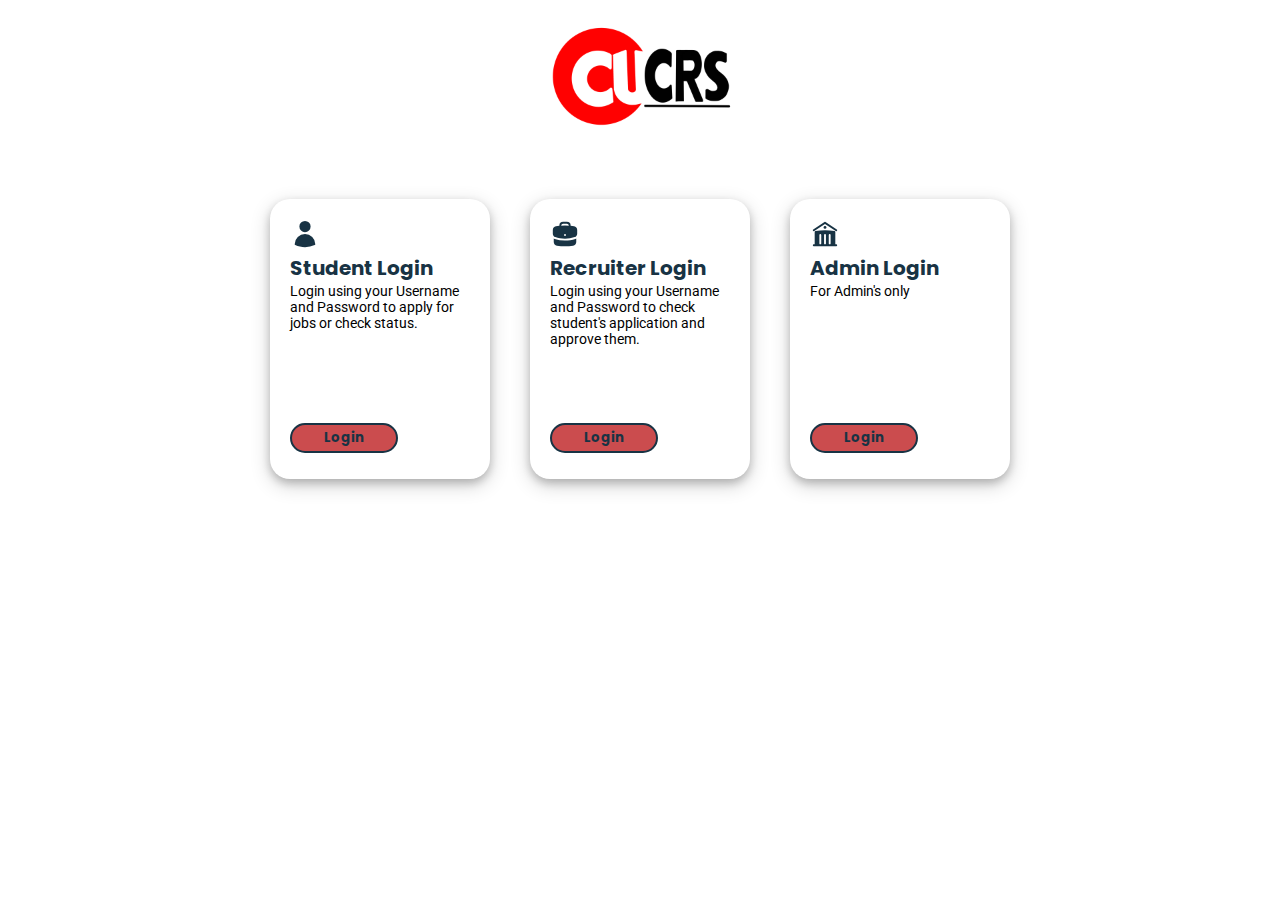
<file: cucrs/indextest/index.html>
<!DOCTYPE html>
<html lang="en">
<head>
    <meta charset="UTF-8">
    <meta http-equiv="X-UA-Compatible" content="IE=edge">
    <meta name="viewport" content="width=device-width, initial-scale=1.0">
    <title>Document</title>
    <link rel="stylesheet" href="styles.css">
</head>
<body>
    <div class="Header">
        <div class="main-logo">
            <img src="CUCRS_Logo.png" alt="Image not found" >
        </div>
    </div>
    <div class="login-container disp-flex-center">
        <!-- Student Login -->
        <div class="login-card login-card-b login-card-hover box-shadow">
            <!-- Login card -->
            <div class="login">
                <svg xmlns="http://www.w3.org/2000/svg" viewBox="0 0 24 24" fill="#183344" height="30px" width="30px">
                    <path fill-rule="evenodd" d="M7.5 6a4.5 4.5 0 119 0 4.5 4.5 0 01-9 0zM3.751 20.105a8.25 8.25 0 0116.498 0 .75.75 0 01-.437.695A18.683 18.683 0 0112 22.5c-2.786 0-5.433-.608-7.812-1.7a.75.75 0 01-.437-.695z" clip-rule="evenodd" />
                </svg>  
                <h2 class="heading">Student Login</h2>
                <div class="login-card-body">
                    <p class="paragraph">Login using your Username and Password to apply for jobs or check status.</p>
                </div>
                <button class="btn login-button">Login</button>
            </div>
            <!-- Login card after clicking on login -->
            <div class="login-window disp-none">
                <div class="window-head">
                    <svg xmlns="http://www.w3.org/2000/svg" viewBox="0 0 24 24" fill="white" height="40px">
                        <path fill-rule="evenodd" d="M18.685 19.097A9.723 9.723 0 0021.75 12c0-5.385-4.365-9.75-9.75-9.75S2.25 6.615 2.25 12a9.723 9.723 0 003.065 7.097A9.716 9.716 0 0012 21.75a9.716 9.716 0 006.685-2.653zm-12.54-1.285A7.486 7.486 0 0112 15a7.486 7.486 0 015.855 2.812A8.224 8.224 0 0112 20.25a8.224 8.224 0 01-5.855-2.438zM15.75 9a3.75 3.75 0 11-7.5 0 3.75 3.75 0 017.5 0z" clip-rule="evenodd" />
                    </svg> 
                    <button class="close_button">
                        <svg xmlns="http://www.w3.org/2000/svg" height="20px" fill="white" viewBox="0 0 16 16">
                            <path d="M8 15A7 7 0 1 1 8 1a7 7 0 0 1 0 14zm0 1A8 8 0 1 0 8 0a8 8 0 0 0 0 16z"/>
                            <path d="M4.646 4.646a.5.5 0 0 1 .708 0L8 7.293l2.646-2.647a.5.5 0 0 1 .708.708L8.707 8l2.647 2.646a.5.5 0 0 1-.708.708L8 8.707l-2.646 2.647a.5.5 0 0 1-.708-.708L7.293 8 4.646 5.354a.5.5 0 0 1 0-.708z"/>
                        </svg>  
                    </button>                       
                </div>
                <form class="form disp-flexrow-center">
                    <input type="text" id="username" name="username" placeholder="Username">
                    <input type="password" id="password" name="password" placeholder="Password">
                </form>
                <button class="btn">Login</button>
                <div class="disp-flex-center" id="create-account">
                    <p class="text">Don't have an account ?</p>
                    <p class="link"><a href="CreateAccount.html">Create an Account</a></p>
                </div>
            </div> 
        </div>
        <!-- Recruiter Login -->
        <div class="login-card login-card-b login-card-hover box-shadow">
            <!-- Login card -->
            <div class="login">
                <svg xmlns="http://www.w3.org/2000/svg" viewBox="0 0 24 24" fill="#183344" height="30px" width="30px">
                    <path fill-rule="evenodd" d="M7.5 5.25a3 3 0 013-3h3a3 3 0 013 3v.205c.933.085 1.857.197 2.774.334 1.454.218 2.476 1.483 2.476 2.917v3.033c0 1.211-.734 2.352-1.936 2.752A24.726 24.726 0 0112 15.75c-2.73 0-5.357-.442-7.814-1.259-1.202-.4-1.936-1.541-1.936-2.752V8.706c0-1.434 1.022-2.7 2.476-2.917A48.814 48.814 0 017.5 5.455V5.25zm7.5 0v.09a49.488 49.488 0 00-6 0v-.09a1.5 1.5 0 011.5-1.5h3a1.5 1.5 0 011.5 1.5zm-3 8.25a.75.75 0 100-1.5.75.75 0 000 1.5z" clip-rule="evenodd" />
                    <path d="M3 18.4v-2.796a4.3 4.3 0 00.713.31A26.226 26.226 0 0012 17.25c2.892 0 5.68-.468 8.287-1.335.252-.084.49-.189.713-.311V18.4c0 1.452-1.047 2.728-2.523 2.923-2.12.282-4.282.427-6.477.427a49.19 49.19 0 01-6.477-.427C4.047 21.128 3 19.852 3 18.4z" />
                </svg>
                <h1 class="heading">Recruiter Login</h1>
                <div class="login-card-body"> 
                    <p class="paragraph">Login using your Username and Password to check student's application and approve them.</p>
                </div>
                <button class="btn login-button">Login</button> 
            </div>
            <!-- Login card after clicking on login -->
            <div class="login-window disp-none">
                <div class="window-head">
                    <svg xmlns="http://www.w3.org/2000/svg" viewBox="0 0 24 24" fill="white" height="40px">
                        <path fill-rule="evenodd" d="M7.5 5.25a3 3 0 013-3h3a3 3 0 013 3v.205c.933.085 1.857.197 2.774.334 1.454.218 2.476 1.483 2.476 2.917v3.033c0 1.211-.734 2.352-1.936 2.752A24.726 24.726 0 0112 15.75c-2.73 0-5.357-.442-7.814-1.259-1.202-.4-1.936-1.541-1.936-2.752V8.706c0-1.434 1.022-2.7 2.476-2.917A48.814 48.814 0 017.5 5.455V5.25zm7.5 0v.09a49.488 49.488 0 00-6 0v-.09a1.5 1.5 0 011.5-1.5h3a1.5 1.5 0 011.5 1.5zm-3 8.25a.75.75 0 100-1.5.75.75 0 000 1.5z" clip-rule="evenodd" />
                        <path d="M3 18.4v-2.796a4.3 4.3 0 00.713.31A26.226 26.226 0 0012 17.25c2.892 0 5.68-.468 8.287-1.335.252-.084.49-.189.713-.311V18.4c0 1.452-1.047 2.728-2.523 2.923-2.12.282-4.282.427-6.477.427a49.19 49.19 0 01-6.477-.427C4.047 21.128 3 19.852 3 18.4z" />
                    </svg> 
                    <button class="close_button">
                        <svg xmlns="http://www.w3.org/2000/svg" height="20px" fill="white" viewBox="0 0 16 16">
                            <path d="M8 15A7 7 0 1 1 8 1a7 7 0 0 1 0 14zm0 1A8 8 0 1 0 8 0a8 8 0 0 0 0 16z"/>
                            <path d="M4.646 4.646a.5.5 0 0 1 .708 0L8 7.293l2.646-2.647a.5.5 0 0 1 .708.708L8.707 8l2.647 2.646a.5.5 0 0 1-.708.708L8 8.707l-2.646 2.647a.5.5 0 0 1-.708-.708L7.293 8 4.646 5.354a.5.5 0 0 1 0-.708z"/>
                        </svg>  
                    </button>                       
                </div>
                <form class="form disp-flexrow-center">
                    <input type="text" id="username" name="username" placeholder="Username">
                    <input type="password" id="password" name="password" placeholder="Password">
                </form>
                <button class="btn">Login</button>
                <div class="disp-flex-center" id="create-account">
                    <p class="text">Company not registered ?</p>
                    <p class="link"><a href="CreateAccount.html">Register now!</a></p>
                </div>
            </div> 
        </div>
        <!-- Admin Login -->
        <div class="login-card login-card-b login-card-hover box-shadow">
            <!-- Login card -->
            <div class="login">
                <svg xmlns="http://www.w3.org/2000/svg" viewBox="0 0 24 24" fill="#183344" height="30px" width="30px">
                    <path d="M11.584 2.376a.75.75 0 01.832 0l9 6a.75.75 0 11-.832 1.248L12 3.901 3.416 9.624a.75.75 0 01-.832-1.248l9-6z" />
                    <path fill-rule="evenodd" d="M20.25 10.332v9.918H21a.75.75 0 010 1.5H3a.75.75 0 010-1.5h.75v-9.918a.75.75 0 01.634-.74A49.109 49.109 0 0112 9c2.59 0 5.134.202 7.616.592a.75.75 0 01.634.74zm-7.5 2.418a.75.75 0 00-1.5 0v6.75a.75.75 0 001.5 0v-6.75zm3-.75a.75.75 0 01.75.75v6.75a.75.75 0 01-1.5 0v-6.75a.75.75 0 01.75-.75zM9 12.75a.75.75 0 00-1.5 0v6.75a.75.75 0 001.5 0v-6.75z" clip-rule="evenodd" />
                    <path d="M12 7.875a1.125 1.125 0 100-2.25 1.125 1.125 0 000 2.25z" />
                </svg>          
                <h1 class="heading">Admin Login</h1>
                <div class="login-card-body"> 
                    <p class="paragraph">For Admin's only</p>
                </div>
                <button class="btn login-button">Login</button> 
            </div>
            <!-- Login card after clicking on login -->
            <div class="login-window disp-none">
                <div class="window-head">
                    <svg xmlns="http://www.w3.org/2000/svg" viewBox="0 0 24 24" fill="white" height="40px">
                        <path d="M11.584 2.376a.75.75 0 01.832 0l9 6a.75.75 0 11-.832 1.248L12 3.901 3.416 9.624a.75.75 0 01-.832-1.248l9-6z" />
                        <path fill-rule="evenodd" d="M20.25 10.332v9.918H21a.75.75 0 010 1.5H3a.75.75 0 010-1.5h.75v-9.918a.75.75 0 01.634-.74A49.109 49.109 0 0112 9c2.59 0 5.134.202 7.616.592a.75.75 0 01.634.74zm-7.5 2.418a.75.75 0 00-1.5 0v6.75a.75.75 0 001.5 0v-6.75zm3-.75a.75.75 0 01.75.75v6.75a.75.75 0 01-1.5 0v-6.75a.75.75 0 01.75-.75zM9 12.75a.75.75 0 00-1.5 0v6.75a.75.75 0 001.5 0v-6.75z" clip-rule="evenodd" />
                        <path d="M12 7.875a1.125 1.125 0 100-2.25 1.125 1.125 0 000 2.25z" />
                    </svg> 
                    <button class="close_button">
                        <svg xmlns="http://www.w3.org/2000/svg" height="20px" fill="white" viewBox="0 0 16 16">
                            <path d="M8 15A7 7 0 1 1 8 1a7 7 0 0 1 0 14zm0 1A8 8 0 1 0 8 0a8 8 0 0 0 0 16z"/>
                            <path d="M4.646 4.646a.5.5 0 0 1 .708 0L8 7.293l2.646-2.647a.5.5 0 0 1 .708.708L8.707 8l2.647 2.646a.5.5 0 0 1-.708.708L8 8.707l-2.646 2.647a.5.5 0 0 1-.708-.708L7.293 8 4.646 5.354a.5.5 0 0 1 0-.708z"/>
                        </svg>  
                    </button>                       
                </div>
                <form class="form disp-flexrow-center">
                    <input type="text" id="username" name="username" placeholder="Username">
                    <input type="password" id="password" name="password" placeholder="Password">
                </form>
                <button class="btn">Login</button>
                <div class="disp-flex-center" id="create-account">
                    <p class="text">Not an Admin ?</p>
                    <p class="link"><a href="CreateAccount.html">Fuck off.. Go back</a></p>
                </div>
            </div>
            </div>   
        </div>
    </div>
<script src="script.js"></script>
</body>
</html>
</file>
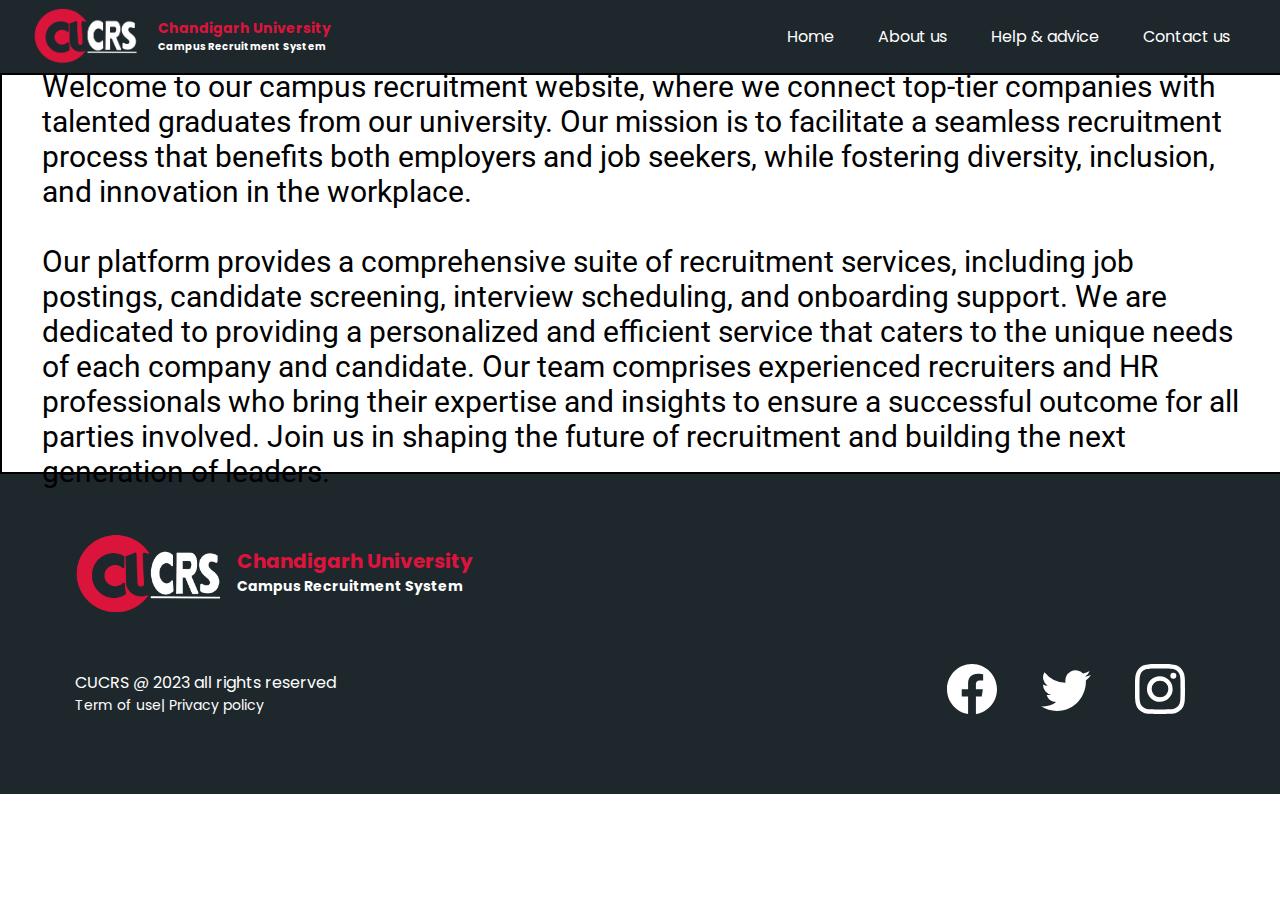
<file: cucrs/Home_page/Aboutus.html>
<!DOCTYPE html>
<html lang="en">
<head>
    <meta charset="UTF-8">
    <meta http-equiv="X-UA-Compatible" content="IE=edge">
    <meta name="viewport" content="width=device-width, initial-scale=1.0">
    <link rel="stylesheet" href="styleshome.css">
    <link rel="stylesheet" href="utility.css">
    <title>Aboutus</title>
</head>
<body>
    <div class="navbar" id="nav-b">
        <div class="poppins">
            <img src="Logo_CW_Fit.png" height="56px" width="110px" style="float:left">
            <div style="float:right;width:240px; margin:18px;" class="">
                <p style="font-size: 14px; font-weight: bold; color:crimson;">Chandigarh University</p>
                <p style="font-size: 10px; font-weight: bold; color:white">Campus Recruitment System</p>
            </div>
        </div>
        <ul class="poppins">
            <li><a href="home.html">Home</a></li>
            <li><a href="Aboutus.html">About us</a></li>
            <li><a href="HelpNdAdvise.Html">Help & advice</a></li>
            <li><a href="ContactUs.html">Contact us</a></li>
        </ul>
    </div>

     <div class="info">
        <p style="margin-top: 10px; font-family: roboto; padding: 40px;">Welcome to our campus recruitment website, where we connect top-tier companies with talented graduates from our university. Our mission is to facilitate a seamless recruitment process that benefits both employers and job seekers, while fostering diversity, inclusion, and innovation in the workplace.
<br>
        <br> Our platform provides a comprehensive suite of recruitment services, including job postings, candidate screening, interview scheduling, and onboarding support. We are dedicated to providing a personalized and efficient service that caters to the unique needs of each company and candidate. Our team comprises experienced recruiters and HR professionals who bring their expertise and insights to ensure a successful outcome for all parties involved. Join us in shaping the future of recruitment and building the next generation of leaders.</p>

     </div>

    <!-- footer -->
    <div class="footer poppins">
        <div class="foot-logo">
            <img src="Logo_CW_Fit.png" height="80px" width="155px" style="float:left">
            <div style="float:right;width:240px; margin:12px;" class="">
                <p style="font-size: 20px; font-weight: bold; color:crimson;">Chandigarh University</p>
                <p style="font-size: 14px; font-weight: bold; color:white">Campus Recruitment System</p>
            </div>
        </div>
        <div class="social-media">
            <div>
                <p style="color:white; padding-left:75px;">CUCRS @ 2023 all rights reserved</p>
                <p style="color:white; font-size:14px; padding-left:75px;">Term of use| Privacy policy</p>
            </div>
            <div style="padding-right:75px">
                <a href="">
                    <svg xmlns="http://www.w3.org/2000/svg" width="50" height="50" fill="white" class="bi bi-facebook" viewBox="0 0 16 16">
                        <path d="M16 8.049c0-4.446-3.582-8.05-8-8.05C3.58 0-.002 3.603-.002 8.05c0 4.017 2.926 7.347 6.75 7.951v-5.625h-2.03V8.05H6.75V6.275c0-2.017 1.195-3.131 3.022-3.131.876 0 1.791.157 1.791.157v1.98h-1.009c-.993 0-1.303.621-1.303 1.258v1.51h2.218l-.354 2.326H9.25V16c3.824-.604 6.75-3.934 6.75-7.951z"/>
                    </svg>
                </a>
                <a href="">
                    <svg xmlns="http://www.w3.org/2000/svg" width="50" height="50" fill="white" class="bi bi-twitter" viewBox="0 0 16 16">
                        <path d="M5.026 15c6.038 0 9.341-5.003 9.341-9.334 0-.14 0-.282-.006-.422A6.685 6.685 0 0 0 16 3.542a6.658 6.658 0 0 1-1.889.518 3.301 3.301 0 0 0 1.447-1.817 6.533 6.533 0 0 1-2.087.793A3.286 3.286 0 0 0 7.875 6.03a9.325 9.325 0 0 1-6.767-3.429 3.289 3.289 0 0 0 1.018 4.382A3.323 3.323 0 0 1 .64 6.575v.045a3.288 3.288 0 0 0 2.632 3.218 3.203 3.203 0 0 1-.865.115 3.23 3.23 0 0 1-.614-.057 3.283 3.283 0 0 0 3.067 2.277A6.588 6.588 0 0 1 .78 13.58a6.32 6.32 0 0 1-.78-.045A9.344 9.344 0 0 0 5.026 15z"/>
                    </svg>
                </a>
                <a href="">
                    <svg xmlns="http://www.w3.org/2000/svg" width="50" height="50" fill="white" class="bi bi-instagram" viewBox="0 0 16 16">
                        <path d="M8 0C5.829 0 5.556.01 4.703.048 3.85.088 3.269.222 2.76.42a3.917 3.917 0 0 0-1.417.923A3.927 3.927 0 0 0 .42 2.76C.222 3.268.087 3.85.048 4.7.01 5.555 0 5.827 0 8.001c0 2.172.01 2.444.048 3.297.04.852.174 1.433.372 1.942.205.526.478.972.923 1.417.444.445.89.719 1.416.923.51.198 1.09.333 1.942.372C5.555 15.99 5.827 16 8 16s2.444-.01 3.298-.048c.851-.04 1.434-.174 1.943-.372a3.916 3.916 0 0 0 1.416-.923c.445-.445.718-.891.923-1.417.197-.509.332-1.09.372-1.942C15.99 10.445 16 10.173 16 8s-.01-2.445-.048-3.299c-.04-.851-.175-1.433-.372-1.941a3.926 3.926 0 0 0-.923-1.417A3.911 3.911 0 0 0 13.24.42c-.51-.198-1.092-.333-1.943-.372C10.443.01 10.172 0 7.998 0h.003zm-.717 1.442h.718c2.136 0 2.389.007 3.232.046.78.035 1.204.166 1.486.275.373.145.64.319.92.599.28.28.453.546.598.92.11.281.24.705.275 1.485.039.843.047 1.096.047 3.231s-.008 2.389-.047 3.232c-.035.78-.166 1.203-.275 1.485a2.47 2.47 0 0 1-.599.919c-.28.28-.546.453-.92.598-.28.11-.704.24-1.485.276-.843.038-1.096.047-3.232.047s-2.39-.009-3.233-.047c-.78-.036-1.203-.166-1.485-.276a2.478 2.478 0 0 1-.92-.598 2.48 2.48 0 0 1-.6-.92c-.109-.281-.24-.705-.275-1.485-.038-.843-.046-1.096-.046-3.233 0-2.136.008-2.388.046-3.231.036-.78.166-1.204.276-1.486.145-.373.319-.64.599-.92.28-.28.546-.453.92-.598.282-.11.705-.24 1.485-.276.738-.034 1.024-.044 2.515-.045v.002zm4.988 1.328a.96.96 0 1 0 0 1.92.96.96 0 0 0 0-1.92zm-4.27 1.122a4.109 4.109 0 1 0 0 8.217 4.109 4.109 0 0 0 0-8.217zm0 1.441a2.667 2.667 0 1 1 0 5.334 2.667 2.667 0 0 1 0-5.334z"/>
                    </svg>
                </a>
            </div>
        </div>
    </div>
    <script src="script_hp.js"></script>
</body>
</html>
</file>
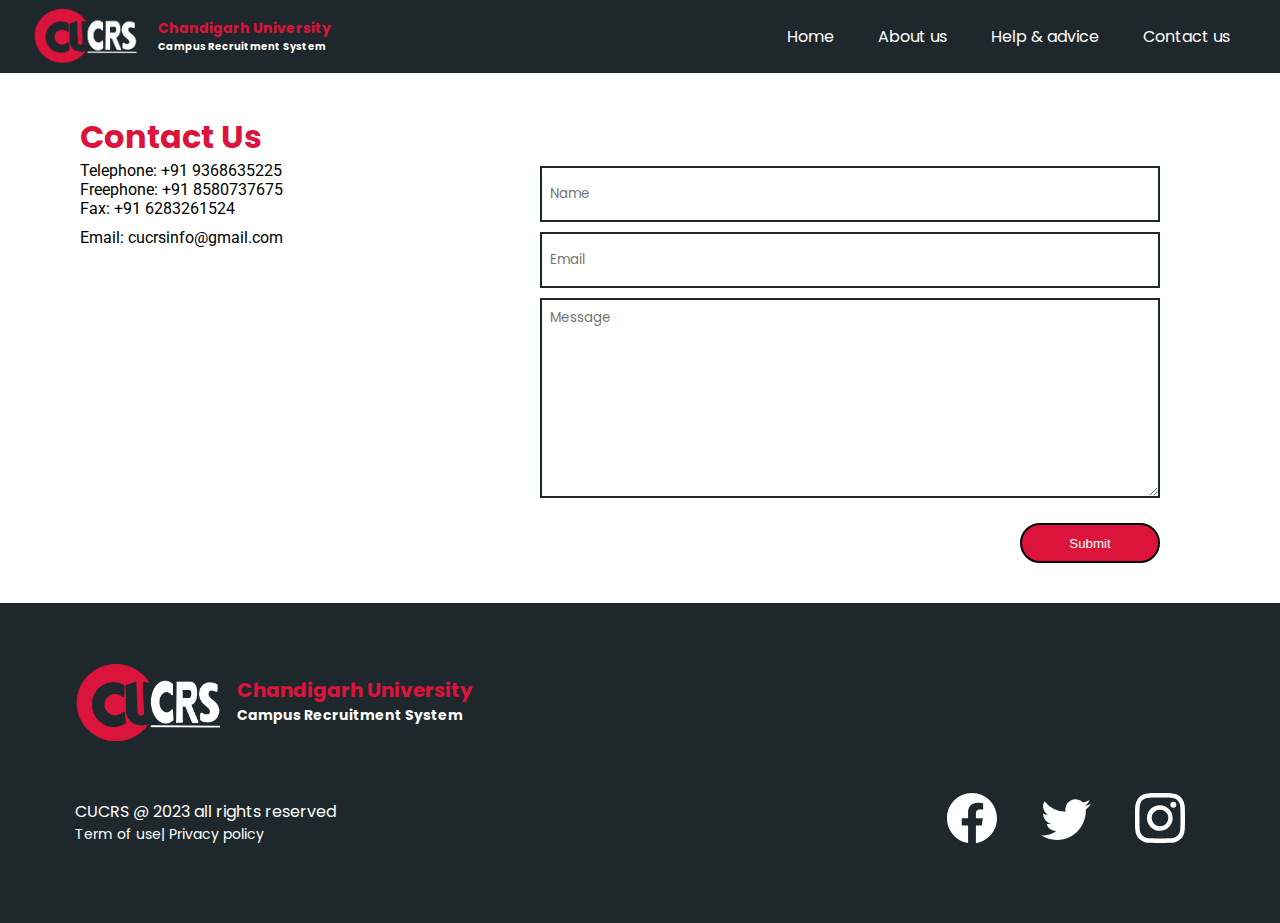
<file: cucrs/Home_page/ContactUs.html>
<!DOCTYPE html>
<html lang="en">
<head>
    <meta charset="UTF-8">
    <meta http-equiv="X-UA-Compatible" content="IE=edge">
    <meta name="viewport" content="width=device-width, initial-scale=1.0">
    <link rel="stylesheet" href="stylesContactus.css">
    <link rel="stylesheet" href="utility.css">
    <title>ContactUs</title>
</head>
<body>
    <div class="navbar" id="nav-b">
        <div class="poppins">
            <img src="Logo_CW_Fit.png" height="56px" width="110px" style="float:left">
            <div style="float:right;width:240px; margin:18px;" class="">
                <p style="font-size: 14px; font-weight: bold; color:crimson;">Chandigarh University</p>
                <p style="font-size: 10px; font-weight: bold; color:white">Campus Recruitment System</p>
            </div>
        </div>
        <ul class="poppins">
            <li><a href="home.html">Home</a></li>
            <li><a href="Aboutus.html">About us</a></li>
            <li><a href="HelpNdAdvise.Html">Help & advice</a></li>
            <li><a href="ContactUs.html">Contact us</a></li>
        </ul>
    </div>
    <div class="section-1 poppins">
        <h1 class="poppins" style="color:crimson;">Contact Us</h1>
        <div class="section-1--1">
            <div class="disp-flex-col">
                <pre class="roboto">Telephone: +91 9368635225</pre>
                <pre class="roboto">Freephone: +91 8580737675</pre>
                <pre class="roboto">Fax: +91 6283261524</pre>
                <pre class="roboto" style="margin-top:10px;">Email: cucrsinfo@gmail.com</pre>
            </div>
            <div>
                <form class="disp-flex-col">
                    <input id="Name" class="post-input poppins" type="text" placeholder="Name" required>
                    <input id="Email" class="post-input poppins" type="text" placeholder="Email" required>
                    <textarea id="Message" class="post-input poppins" type="text" placeholder="Message" required></textarea>
                    <input type="submit" class="submit-msg"></input>
                </form>
            </div>
        </div>
    </div>
    <!-- footer -->
    <div class="footer poppins">
        <div class="foot-logo">
            <img src="Logo_CW_Fit.png" height="80px" width="155px" style="float:left">
            <div style="float:right;width:240px; margin:12px;" class="">
                <p style="font-size: 20px; font-weight: bold; color:crimson;">Chandigarh University</p>
                <p style="font-size: 14px; font-weight: bold; color:white">Campus Recruitment System</p>
            </div>
        </div>
        <div class="social-media">
            <div>
                <p style="color:white; padding-left:75px;">CUCRS @ 2023 all rights reserved</p>
                <p style="color:white; font-size:14px; padding-left:75px;">Term of use| Privacy policy</p>
            </div>
            <div style="padding-right:75px">
                <a href="https://www.instagram.com/cucrs_cu/">
                    <svg xmlns="http://www.w3.org/2000/svg" width="50" height="50" fill="white" class="bi bi-facebook" id="s-m-l-1" viewBox="0 0 16 16">
                        <path d="M16 8.049c0-4.446-3.582-8.05-8-8.05C3.58 0-.002 3.603-.002 8.05c0 4.017 2.926 7.347 6.75 7.951v-5.625h-2.03V8.05H6.75V6.275c0-2.017 1.195-3.131 3.022-3.131.876 0 1.791.157 1.791.157v1.98h-1.009c-.993 0-1.303.621-1.303 1.258v1.51h2.218l-.354 2.326H9.25V16c3.824-.604 6.75-3.934 6.75-7.951z"/>
                    </svg>
                </a>
                <a href="https://www.instagram.com/cucrs_cu/">
                    <svg xmlns="http://www.w3.org/2000/svg" width="50" height="50" fill="white" class="bi bi-twitter" id="s-m-l-2"viewBox="0 0 16 16">
                        <path d="M5.026 15c6.038 0 9.341-5.003 9.341-9.334 0-.14 0-.282-.006-.422A6.685 6.685 0 0 0 16 3.542a6.658 6.658 0 0 1-1.889.518 3.301 3.301 0 0 0 1.447-1.817 6.533 6.533 0 0 1-2.087.793A3.286 3.286 0 0 0 7.875 6.03a9.325 9.325 0 0 1-6.767-3.429 3.289 3.289 0 0 0 1.018 4.382A3.323 3.323 0 0 1 .64 6.575v.045a3.288 3.288 0 0 0 2.632 3.218 3.203 3.203 0 0 1-.865.115 3.23 3.23 0 0 1-.614-.057 3.283 3.283 0 0 0 3.067 2.277A6.588 6.588 0 0 1 .78 13.58a6.32 6.32 0 0 1-.78-.045A9.344 9.344 0 0 0 5.026 15z"/>
                    </svg>
                </a>
                <a href="https://www.instagram.com/cucrs_cu/">
                    <svg xmlns="http://www.w3.org/2000/svg" width="50" height="50" fill="white" class="bi bi-instagram" id="s-m-l-3" viewBox="0 0 16 16">
                        <path d="M8 0C5.829 0 5.556.01 4.703.048 3.85.088 3.269.222 2.76.42a3.917 3.917 0 0 0-1.417.923A3.927 3.927 0 0 0 .42 2.76C.222 3.268.087 3.85.048 4.7.01 5.555 0 5.827 0 8.001c0 2.172.01 2.444.048 3.297.04.852.174 1.433.372 1.942.205.526.478.972.923 1.417.444.445.89.719 1.416.923.51.198 1.09.333 1.942.372C5.555 15.99 5.827 16 8 16s2.444-.01 3.298-.048c.851-.04 1.434-.174 1.943-.372a3.916 3.916 0 0 0 1.416-.923c.445-.445.718-.891.923-1.417.197-.509.332-1.09.372-1.942C15.99 10.445 16 10.173 16 8s-.01-2.445-.048-3.299c-.04-.851-.175-1.433-.372-1.941a3.926 3.926 0 0 0-.923-1.417A3.911 3.911 0 0 0 13.24.42c-.51-.198-1.092-.333-1.943-.372C10.443.01 10.172 0 7.998 0h.003zm-.717 1.442h.718c2.136 0 2.389.007 3.232.046.78.035 1.204.166 1.486.275.373.145.64.319.92.599.28.28.453.546.598.92.11.281.24.705.275 1.485.039.843.047 1.096.047 3.231s-.008 2.389-.047 3.232c-.035.78-.166 1.203-.275 1.485a2.47 2.47 0 0 1-.599.919c-.28.28-.546.453-.92.598-.28.11-.704.24-1.485.276-.843.038-1.096.047-3.232.047s-2.39-.009-3.233-.047c-.78-.036-1.203-.166-1.485-.276a2.478 2.478 0 0 1-.92-.598 2.48 2.48 0 0 1-.6-.92c-.109-.281-.24-.705-.275-1.485-.038-.843-.046-1.096-.046-3.233 0-2.136.008-2.388.046-3.231.036-.78.166-1.204.276-1.486.145-.373.319-.64.599-.92.28-.28.546-.453.92-.598.282-.11.705-.24 1.485-.276.738-.034 1.024-.044 2.515-.045v.002zm4.988 1.328a.96.96 0 1 0 0 1.92.96.96 0 0 0 0-1.92zm-4.27 1.122a4.109 4.109 0 1 0 0 8.217 4.109 4.109 0 0 0 0-8.217zm0 1.441a2.667 2.667 0 1 1 0 5.334 2.667 2.667 0 0 1 0-5.334z"/>
                    </svg>
                </a>
            </div>
        </div>
    </div>
    <script src="script_hp.js"></script>
</body>
</html>
</file>
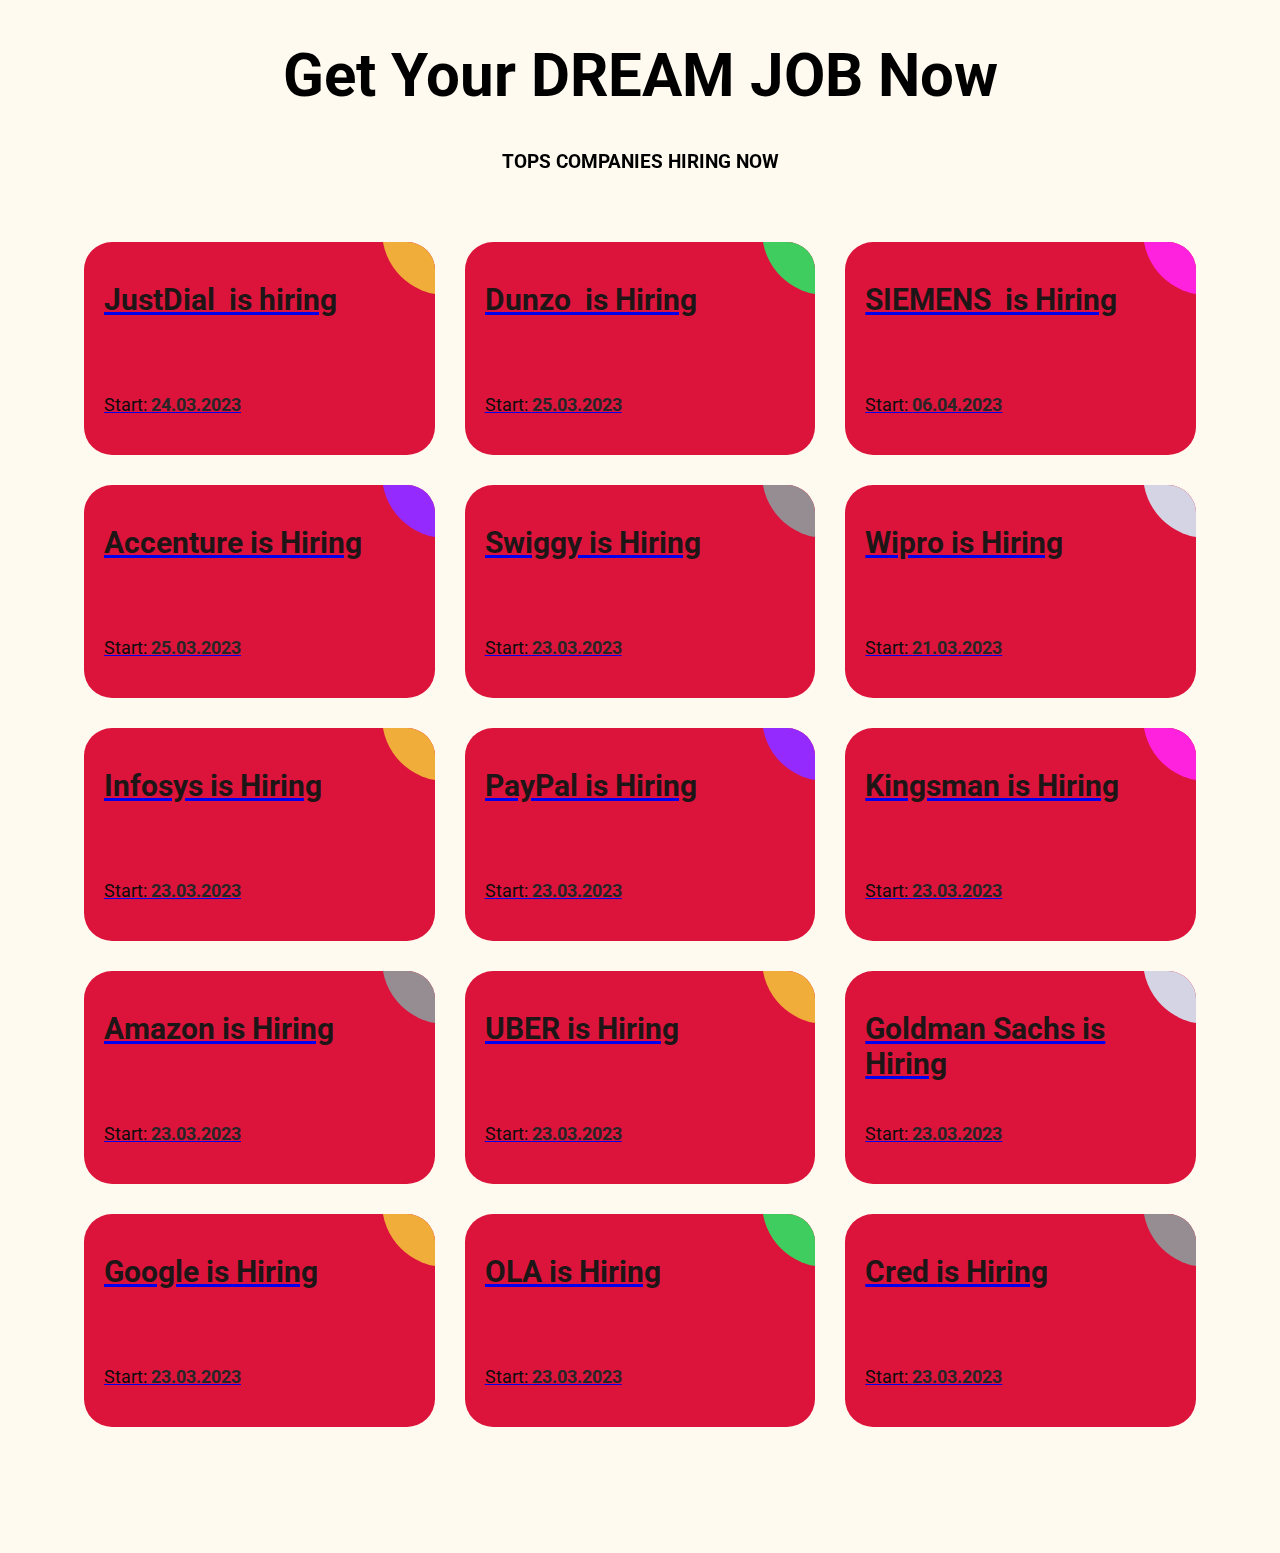
<file: cucrs/student dashboard/jobs.html>
<!DOCTYPE html>
<html lang="en">
<head>
    <meta charset="UTF-8">
    <meta http-equiv="X-UA-Compatible" content="IE=edge">
    <meta name="viewport" content="width=device-width, initial-scale=1.0">
    <title>JOBS</title>
    <link rel="stylesheet" href="jobs.css">
</head>
<body>
 
<!-- Header -->
    
 <h1>Get Your DREAM JOB Now</h1>
    
 <h3>TOPS COMPANIES HIRING NOW</h3>

 
        <!-- Companies Hiring -->
        <div class="ag-format-container">
            <div class="ag-courses_box">
                <div class="ag-courses_item">
                <a target="_blank" href="https://www.foundit.in/zuno/job/certified-internet-counselor?utm_source=affiliate&utm_medium=aff_april&utm_campaign=soham&utm_id=zuno_tg" class="ag-courses-item_link">
                    <div class="ag-courses-item_bg"></div>
                    <div class="ag-courses-item_title">
                    JustDial&#160; is hiring
                </div>
                <div class="ag-courses-item_date-box">
                Start:
                <span class="ag-courses-item_date">
                    24.03.2023
                </span>
                </div>
            </a>
            </div>
            <div class="ag-courses_item">
                <a target="_blank" href="https://www.foundit.in/zuno/job/business-development-intern-93?utm_source=affiliate&utm_medium=aff_april&utm_campaign=soham&utm_id=zuno_tg" class="ag-courses-item_link">
                <div class="ag-courses-item_bg"></div>
                <div class="ag-courses-item_title">
                Dunzo&#160; is Hiring
            </div>

                <div class="ag-courses-item_date-box">
                Start:
                <span class="ag-courses-item_date">
                    25.03.2023
                </span>
            </div>
        </a>
        </div>
        <div class="ag-courses_item">
            <a target="_blank" href="https://tinyurl.com/2p86ydh7" class="ag-courses-item_link">
            <div class="ag-courses-item_bg"></div>
                <div class="ag-courses-item_title">
                    SIEMENS&#160; is Hiring
                </div>
       
               <div class="ag-courses-item_date-box">
                 Start:
                 <span class="ag-courses-item_date">
                   06.04.2023
                 </span>
               </div>
             </a>
           </div>
       
           <div class="ag-courses_item">
             <a target="_blank" href="https://tinyurl.com/2p8h372w" class="ag-courses-item_link">
               <div class="ag-courses-item_bg"></div>
       
               <div class="ag-courses-item_title">
                 Accenture is Hiring
               </div>
       
               <div class="ag-courses-item_date-box">
                 Start:
                 <span class="ag-courses-item_date">
                   25.03.2023
                 </span>
               </div>
             </a>
           </div>
       
           <div class="ag-courses_item">
             <a target="_blank" href="https://tinyurl.com/2p9686ds" class="ag-courses-item_link">
               <div class="ag-courses-item_bg"></div>
       
               <div class="ag-courses-item_title">
                 Swiggy is Hiring
               </div>
       
               <div class="ag-courses-item_date-box">
                 Start:
                 <span class="ag-courses-item_date">
                   23.03.2023
                 </span>
               </div>
             </a>
           </div>
       
       
           <div class="ag-courses_item">
             <a target="_blank" href="https://tinyurl.com/2p8224yp" class="ag-courses-item_link">
               <div class="ag-courses-item_bg"></div>
       
               <div class="ag-courses-item_title">
                 Wipro is Hiring
               </div>
       
               <div class="ag-courses-item_date-box">
                 Start:
                 <span class="ag-courses-item_date">
                   21.03.2023
                 </span>
               </div>
             </a>
           </div>

           <div class="ag-courses_item">
             <a target="_blank" href="https://tinyurl.com/2p9686ds" class="ag-courses-item_link">
               <div class="ag-courses-item_bg"></div>
       
               <div class="ag-courses-item_title">
                 Infosys is Hiring
               </div>
       
               <div class="ag-courses-item_date-box">
                 Start:
                 <span class="ag-courses-item_date">
                   23.03.2023
                 </span>
               </div>
             </a>
           </div>

           <div class="ag-courses_item">
             <a target="_blank" href="https://tinyurl.com/2p9686ds" class="ag-courses-item_link">
               <div class="ag-courses-item_bg"></div>
       
               <div class="ag-courses-item_title">
                 PayPal is Hiring
               </div>
       
               <div class="ag-courses-item_date-box">
                 Start:
                 <span class="ag-courses-item_date">
                   23.03.2023
                 </span>
               </div>
             </a>
           </div>

           <div class="ag-courses_item">
             <a target="_blank" href="https://tinyurl.com/2p9686ds" class="ag-courses-item_link">
               <div class="ag-courses-item_bg"></div>
       
               <div class="ag-courses-item_title">
                 Kingsman is Hiring
               </div>
       
               <div class="ag-courses-item_date-box">
                 Start:
                 <span class="ag-courses-item_date">
                   23.03.2023
                 </span>
               </div>
             </a>
           </div>

           <div class="ag-courses_item">
             <a target="_blank" href="https://tinyurl.com/2p9686ds" class="ag-courses-item_link">
               <div class="ag-courses-item_bg"></div>
       
               <div class="ag-courses-item_title">
                 Amazon is Hiring
               </div>
       
               <div class="ag-courses-item_date-box">
                 Start:
                 <span class="ag-courses-item_date">
                   23.03.2023
                 </span>
               </div>
             </a>
           </div>

           <div class="ag-courses_item">
             <a target="_blank" href="https://tinyurl.com/2p9686ds" class="ag-courses-item_link">
               <div class="ag-courses-item_bg"></div>
       
               <div class="ag-courses-item_title">
                 UBER is Hiring
               </div>
       
               <div class="ag-courses-item_date-box">
                 Start:
                 <span class="ag-courses-item_date">
                   23.03.2023
                 </span>
               </div>
             </a>
           </div>

           <div class="ag-courses_item">
             <a target="_blank" href="https://tinyurl.com/2p9686ds" class="ag-courses-item_link">
               <div class="ag-courses-item_bg"></div>
       
               <div class="ag-courses-item_title">
                 Goldman Sachs is Hiring
               </div>
       
               <div class="ag-courses-item_date-box">
                 Start:
                 <span class="ag-courses-item_date">
                   23.03.2023
                 </span>
               </div>
             </a>
           </div>

           <div class="ag-courses_item">
             <a target="_blank" href="https://tinyurl.com/2p9686ds" class="ag-courses-item_link">
               <div class="ag-courses-item_bg"></div>
       
               <div class="ag-courses-item_title">
                 Google is Hiring
               </div>
       
               <div class="ag-courses-item_date-box">
                 Start:
                 <span class="ag-courses-item_date">
                   23.03.2023
                 </span>
               </div>
             </a>
           </div>

           <div class="ag-courses_item">
             <a target="_blank" href="https://tinyurl.com/2p9686ds" class="ag-courses-item_link">
               <div class="ag-courses-item_bg"></div>
       
               <div class="ag-courses-item_title">
                 OLA is Hiring
               </div>
       
               <div class="ag-courses-item_date-box">
                 Start:
                 <span class="ag-courses-item_date">
                   23.03.2023
                 </span>
               </div>
             </a>
           </div>

           <div class="ag-courses_item">
             <a target="_blank" href="https://tinyurl.com/2p9686ds" class="ag-courses-item_link">
               <div class="ag-courses-item_bg"></div>
                <div class="ag-courses-item_title">
                    Cred is Hiring
                </div>   
                <div class="ag-courses-item_date-box">
                Start:
                <span class="ag-courses-item_date">
                    23.03.2023
                </span>
                </div>
            </a>
            </div>
        </div>
    </div>
    </div>
</div>
</div><br><br>

</body>
</html>
</file>
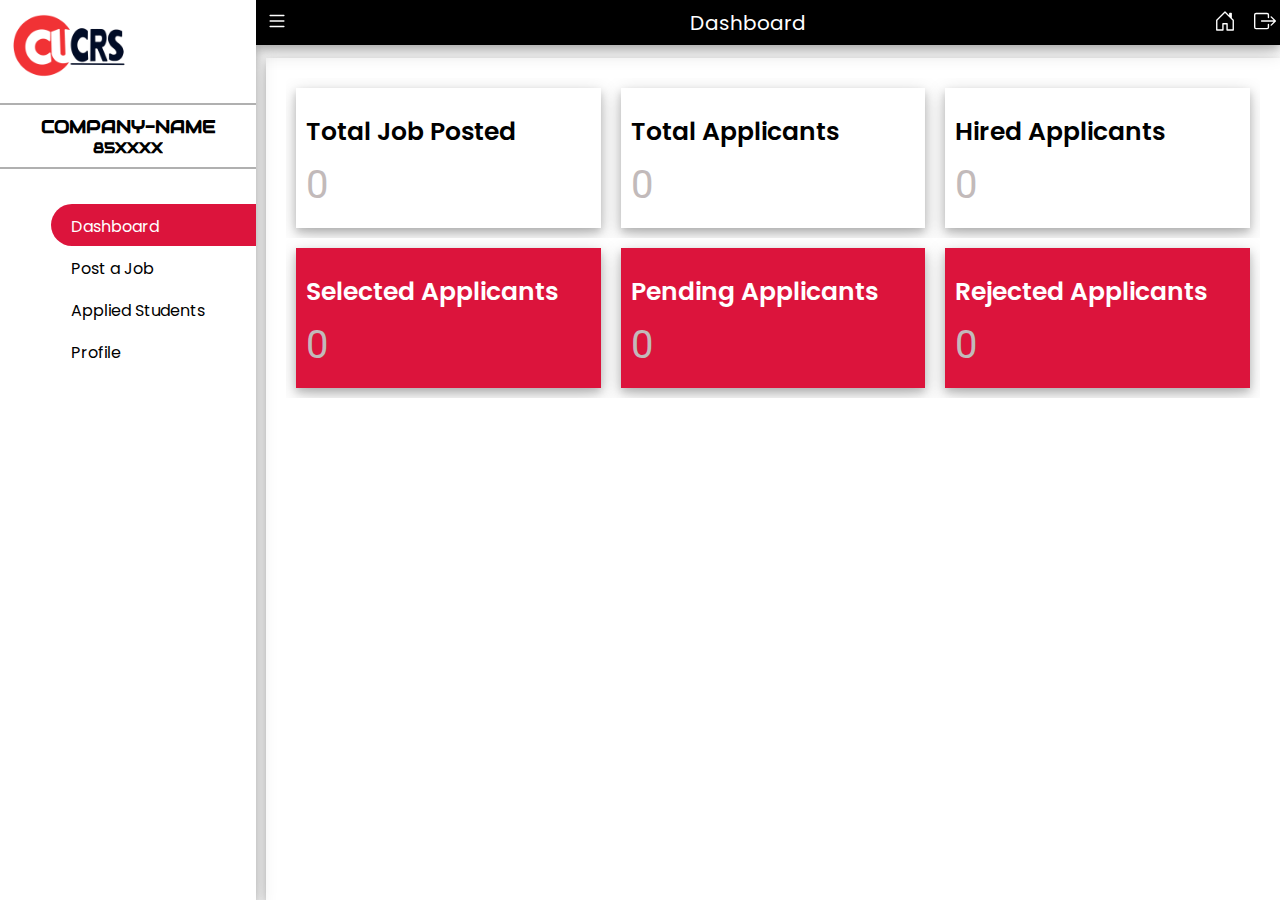
<file: cucrs/recruiter dashboard/Recruiter_login/recruiter_page.html>
<!DOCTYPE html>
<html lang="en">
<head>
    <meta charset="UTF-8">
    <meta http-equiv="X-UA-Compatible" content="IE=edge">
    <meta name="viewport" content="width=device-width, initial-scale=1.0">
    <title>Recruiter</title>
    <link rel="stylesheet" href="styles.css">
    <link rel="stylesheet" href="utility.css">
</head>
<body>
    <div class="container">
        <div id="sidebar" class="disp-flex-col box-shadow">
            <img src="CUCRS_Logo.png">
            <div id="company-info" class="disp-flex-col-center">
                <h4 id="company-name">COMPANY-NAME</h4>
                <h5 id="company-id">85XXXX</h5>
            </div>
            <div class="sidebar-options">
                <div class="sidebar-option-div poppins">
                    <li class="active" id="link-dashboard">Dashboard</li>
                    <li class="link-hover" id="link-post-job">Post a Job</li>
                    <li class="link-hover" id="link-Applied-student">Applied Students</li>
                    <a style="text-decoration:none; color:black;" href="/project 4sem/recruiter dashboard/Recruiter_login/comp_profile.html"> <li class="link-hover" id="link-Profile">Profile</li></a>
                </div>
            </div>
        </div>
        <div class="right-container">
            <div class="head-bar disp-flex-spacebw box-shadow">
                <div>
                    <button class="headbar-btn">
                        <svg xmlns="http://www.w3.org/2000/svg" width="22"  height="22" fill="White" viewBox="0 0 16 16">
                            <path fill-rule="evenodd" d="M2.5 12a.5.5 0 0 1 .5-.5h10a.5.5 0 0 1 0 1H3a.5.5 0 0 1-.5-.5zm0-4a.5.5 0 0 1 .5-.5h10a.5.5 0 0 1 0 1H3a.5.5 0 0 1-.5-.5zm0-4a.5.5 0 0 1 .5-.5h10a.5.5 0 0 1 0 1H3a.5.5 0 0 1-.5-.5z"/>
                        </svg>
                    </button>
                </div>
                <!-- Change it with changing option -->
                <p id="head-bar-title" style="color: White; font-family: poppins; font-size: 20px">Dashboard</p>
                <div>
                    <a href="recruiter_page.html" style="text-decoration: none;">
                        <button class="headbar-btn">
                            <svg xmlns="http://www.w3.org/2000/svg" width="22" height="22" fill="white" class="bi bi-house-door" viewBox="0 0 16 16">
                                <path d="M8.354 1.146a.5.5 0 0 0-.708 0l-6 6A.5.5 0 0 0 1.5 7.5v7a.5.5 0 0 0 .5.5h4.5a.5.5 0 0 0 .5-.5v-4h2v4a.5.5 0 0 0 .5.5H14a.5.5 0 0 0 .5-.5v-7a.5.5 0 0 0-.146-.354L13 5.793V2.5a.5.5 0 0 0-.5-.5h-1a.5.5 0 0 0-.5.5v1.293L8.354 1.146ZM2.5 14V7.707l5.5-5.5 5.5 5.5V14H10v-4a.5.5 0 0 0-.5-.5h-3a.5.5 0 0 0-.5.5v4H2.5Z"/>
                            </svg>
                        </button>
                    </a>
                    <a href="index.html">
                        <button class="headbar-btn">
                            <svg xmlns="http://www.w3.org/2000/svg" width="22"  height="22" fill="White" viewBox="0 0 16 16">
                                <path fill-rule="evenodd" d="M10 12.5a.5.5 0 0 1-.5.5h-8a.5.5 0 0 1-.5-.5v-9a.5.5 0 0 1 .5-.5h8a.5.5 0 0 1 .5.5v2a.5.5 0 0 0 1 0v-2A1.5 1.5 0 0 0 9.5 2h-8A1.5 1.5 0 0 0 0 3.5v9A1.5 1.5 0 0 0 1.5 14h8a1.5 1.5 0 0 0 1.5-1.5v-2a.5.5 0 0 0-1 0v2z"/>
                                <path fill-rule="evenodd" d="M15.854 8.354a.5.5 0 0 0 0-.708l-3-3a.5.5 0 0 0-.708.708L14.293 7.5H5.5a.5.5 0 0 0 0 1h8.793l-2.147 2.146a.5.5 0 0 0 .708.708l3-3z"/>
                            </svg>
                        </button>
                    </a>
                </div>
            </div>
            <!-- Main content conatiner -->
            <div class="main-content-container">
                <!-- dashboard -->
                <div class="main-content-subdiv box-shadow" id="dashboard-content">
                    <div class="dashboard-info card-col">
                        <div class="card-row">
                            <div class="card box-shadow">
                                <h1 class="poppins">Total Job Posted</h1>
                                <div id="total-job-posted" class="roboto">0</div>
                            </div>
                            <div class="card box-shadow">
                                <h1 class="poppins">Total Applicants</h1>
                                <div id="total-applicants" class="roboto">0</div>
                            </div>
                            <div class="card box-shadow">
                                <h1 class="poppins">Hired Applicants</h1>
                                <div id="hired-applicants" class="roboto">0</div>
                            </div>
                        </div>
                        <div class="card-row">
                            <div class="card background-crimson box-shadow">
                                <h1 class="poppins">Selected Applicants</h1>
                                <div id="selected-applicants" class="roboto">0</div>
                            </div>
                            <div class="card background-crimson box-shadow">
                                <h1 class="poppins">Pending Applicants</h1>
                                <div id="pending-applicants" class="roboto">0</div>
                            </div>
                            <div class="card background-crimson box-shadow">
                                <h1 class="poppins">Rejected Applicants</h1>
                                <div id="rejected-applicants" class="roboto">0</div>
                            </div>
                        </div>
                    </div>
                </div>
                <!-- Post Job -->
                <div class="post-form-container main-content-subdiv box-shadow disp-none" id="post-form-content">
                    <div class="header-bar poppins disp-flex-center background-crimson">Job Information</div>
                    <div class="form-div overflow-y-scroll">
                        <form id="post-job">
                            <div class="disp-flex-spacebw">
                                <div class="form-element form-element-TwoInOne disp-flex-col">
                                <label>Title of Job</label>
                                    <input id="job-title" class="post-input" type="text" placeholder="Job Title" required>
                                </div>
                                <div class="form-element form-element-TwoInOne disp-flex-col">
                                <label>Job Type</label>
                                    <select id="job-type" class="post-input" required>
                                        <option>select</option>
                                        <option value="Internship">Internship</option>
                                        <option value="PaidInternship">Paid Internship</option>
                                        <option value="Parttime">Part Time</option>
                                        <option value="Fulltime">Full Time</option>
                                    </select>
                                </div>
                            </div>
                            <div class="form-element disp-flex-col">
                            <label>Job Description</label>
                                <textarea id="job-description" class="textarea" rows="5" placeholder="Job description" required></textarea>
                            </div>
                            <div class="form-element disp-flex-col">
                            <label>Minimum Qualification</label>
                                <input id="min-qualification" class="post-input" type="text" placeholder="Minimum Qualification" required>
                            </div>
                            <div class="form-element disp-flex-col">
                            <label>Skills Required</label>
                                <textarea id="skillsreq" class="text-area" rows="5" placeholder="Skills Required" required></textarea>
                            </div>
                            <div class="disp-flex-spacebw">                                    
                                <div class="form-element form-element-TwoInOne disp-flex-col">
                                <label>Job Location</label>
                                    <input id="job-location" class="post-input" type="text" placeholder="Job Location" required>
                                </div>
                                <div class="form-element form-element-TwoInOne disp-flex-col">
                                <label>Working Hours</label>
                                    <select id="working-hours" class="post-input"required>
                                        <option value="4">4</option>
                                        <option value="5">5</option>
                                        <option value="6">6</option>
                                        <option value="7">7</option>
                                        <option value="8">8</option>
                                        <option value="9">9</option>
                                    </select>
                                </div>
                            </div>
                            <div class="form-element disp-flex-col">
                            <label>Expected Salary</label>
                                <input id="expected-salary" class="post-input" type="text" placeholder="Expected Salary" required>
                            </div>
                            <div class="form-element disp-flex-col">
                            <label>Entry Date</label>
                                <input id="entrydate" class="post-input" type="date" placeholder="Entry Date" required>
                            </div>
                            <div class="form-element disp-flex-col">
                            <label>Last Date to Apply</label>
                                <input id="lastapplydate" class="post-input" type="date" placeholder="Last Apply Date" required>
                            </div>
                            
                            <div class="form-button">
                                <button class="form-btn" type="submit" name="submit">Submit</button>
                            </div>
                        </form>
                    </div>
                </div>

                <!-- Applied Students -->
                <div class="main-content-subdiv box-shadow disp-none" id="applied-student-content">
                    <table id="application-table">
                        <thead>
                            <tr>
                                <td class="">Student Name</td>
                                <td class="">Branch</td>
                                <td class="">Passing Year</td>
                                <td class="">Resume</td>
                                <td class="">Status</td>
                                <td></td>
                            </tr>
                        </thead>
                        <tbody id="table-body">
                            <tr>
                                <td>Brijesh</td>
                                <td>Computer Sciences</td>
                                <td>2025</td>
                                <td><a href="BRIJESH.pdf" target="_blank">Resume</a></td>
                                <td>
                                    <select class="app-status roboto">
                                        <option value="Pending">Pending</option>
                                        <option value="Approved">Approved</option>
                                        <option value="Rejected">Rejected</option>
                                    </select>
                                </td>
                                <td><button class="lock-status .roboto">Lock Status</button></td>
                            </tr>
                            <tr>
                                <td>Brijesh</td>
                                <td>Computer Sciences</td>
                                <td>2025</td>
                                <td><a href="BRIJESH.pdf" target="_blank">Resume</a></td>
                                <td>
                                    <select class="app-status roboto">
                                        <option value="Pending">Pending</option>
                                        <option value="Approved">Approved</option>
                                        <option value="Rejected">Rejected</option>
                                    </select>
                                </td>
                                <td><button class="lock-status .roboto">Lock Status</button></td>
                            </tr>
                        </tbody>
                    </table>
                    <!-- test code -->
                    <button style="height: 40px; width: 100px; background: crimson; color:white;" id="Test-btn">Add Entry</button>
                    <p style="font-size: 20px; font-family: poppins; ">This Button is for test purpose only</p>
                    <!-- end -->
                </div>

                <!-- Profile -->
                <div class="main-content-subdiv box-shadow disp-none" id="profile-content">
                    
                </div>
            </div>
        </div>
    </div>
    
    <script src="script.js"></script>
</body>
</html>
</file>
<file: cucrs/indextest/styles.css>
@import url('https://fonts.googleapis.com/css?family=Poppins&display=swap');
@import url('https://fonts.googleapis.com/css?family=Roboto&display=swap');
*{
    padding: 0;
    margin: 0;
    --red:#CB4C4E;
    --blue: #183344;
}
.main-logo{
    filter: contrast(5);
    display: flex;
    justify-content: center;
}
img{
    height:15%;
    width:15%;
    margin: 10px auto;
}
.disp-flex-center{
    display: flex;
    justify-content: center;
    align-items: center;
}
.disp-flexrow-center{
    display: flex;
    flex-direction: column;
    justify-content: center;
    align-items: center;
}
.disp-none{
    display: none;
}
.box-shadow{
    box-shadow: 0 4px 8px 0 rgba(0, 0, 0, 0.2), 0 6px 20px 0 rgba(0, 0, 0, 0.19);
}
.login-container{
    height: 370px;
}
.login-card-b{
    padding: 20px;
    width: 180px;
    height: 240px;
    border-radius: 20px;
    margin:20px;
    margin-top:0;
    transition: 0.5s; 
}
.login-card-c{
    width: 300px;
    height: 360px;
    border-radius: 20px;
    transition: 0.5s; 
}
.login-card-hover:hover{
    height: 250px;
    width: 190px;
}
.login-card-body{
    height: 140px;
}
.heading{
    font-family: Poppins;
    color: var(--blue);
    font-size: 20px;
    font-weight: bold;
}
.paragraph{
    font-family: Roboto;
    font-size: 14px;
}
.btn{
    width: 60%;
    height: 30px;
    font-family: Poppins;
    font-weight: bolder;
    border-radius: 20px;
    color: var(--blue);
    border: 2px solid var(--blue);
    background-color: var(--red);
    transition: 0.5s;
}
.btn:hover{
    background-color: var(--blue);
    color: var(--red);
}
.window-head{
    height:50px;
    width:100%;
    border-radius: 10px 10px 0  0 ;
    background: var(--blue);
    margin-bottom: 20px;
    display: flex;
    justify-content: center;
    align-items: center;
}
.close_button{
    position: relative;
    left:110px;
    background:transparent;
    border:none;
}
.close_button:hover svg{
    fill:#CB4C4E;
}
.form{
    width:80%;
}
input{
    width: 100%;
    height: 30px;
    padding: 4px;
    margin-top:20px;
    border-radius: 5px;
    border: none;
    box-shadow: 0 4px 8px 0 rgba(0, 0, 0, 0.2);
    border:0.5px solid var(--blue);
}
.form:nth-child(2){
    margin-bottom: 10px;
}
#password{
    margin-bottom: 25px;
}
#create-account{
    margin-top:10px;
    display:flex;
    flex-direction: column;
}
</file>
<file: cucrs/Home_page/styleshome.css>
@import url('https://fonts.googleapis.com/css?family=Poppins&display=swap');
@import url('https://fonts.googleapis.com/css?family=Roboto&display=swap');
*{
    margin:0;
    padding:0
    /* #CB4C4E */
}
/* navbar */
.navbar img{
    padding:8px 0;
}
.navbar{
    background: #1e272c;
    width: calc(100%-60px);
    padding: 0 30px;
    margin: auto;
    display: flex;
    align-items: center;
    justify-content: space-between;
    position: sticky;
    top:0;
}
.scrolled{
    height: 60px;
}
.navbar ul li{
    list-style-type: none;
    display: inline-block;
    margin: 0 20px;
    position: relative;
}
.navbar ul li a{
    color: white;
    text-decoration: none;
}
.navbar ul li::after{
    content:" ";
    height: 4px;
    border-radius: 5px;
    width: 0%;
    background: crimson;
    position: absolute;
    left: 0;
    bottom: -4px;
    transition: 0.5s ease-in-out;
}
.navbar ul li:hover::after{
    width: 100%;
}
.info{
    height:397px;
    width:100%;
    display: flex;
    justify-content: center;
    align-items: center;
    border:2px solid black;
    font-size: 30px;
   /* border-radius: 30px;*/

}
.feedback-div img{
    height: 100px;
    width: 150px;
}

/* Section 1 */
.section-1{
    width:100%;
    height: 350px;
    background-image: linear-gradient(rgba(0, 0, 0, 0.5),rgba(0, 0, 0, 0.5)),url(BLOG\ cover.jpg);
    background-size: cover;
    background-position: center;
    background-repeat: no-repeat;
}
.section-1 h1{
    color: white;
    font-size: 55px;
}
.section-1 button{
    height: 50px;
    width: 200px;
    border:2px solid black;
    font-size: 20px;
    border-radius: 30px;
    background: crimson;
    color:white;
    margin-top: 280px;
    transition: 0.2s;
}
.section-1 button:hover{
    border:2px solid white;
    background: black;
}

/* section-2 */
.section-2{
    height:540px;
    width:100%;
    display: flex;
    justify-content: center;
    align-items: center;
}
.card-feature{
    height:300px;
    width: 40%;
    margin: 50px;
}
.card-feature img{
    background: #1e272c;
    width: 400px;
}
.card-feature h1{
    margin-top: 10px;
    padding: 10px;
    padding-left:20px;
}
.card-feature p{
    padding:0 20px;
}

/* section-3 */
.section-3{
    width:100%;
    height:200px;
    background:#1e272c;
    display: flex;
    justify-content: center;
    align-items: center;
}
.data-card{
    height: 150px;
    width: 200px;
    margin:0 30px;
}
.data-card-txt{
    color:crimson;
    font-size: 40px;
    margin-top:5px;
    font-weight: bold;
    font-family: roboto;
}

/* section-4 */
.section-4{
    width: 100%;
    height: 400px;
}
.Why-us{
    height: 140px;
    width: 30%;
}

/* section-5 */
.section-5{
    width: 100%;
    height: 380px;
    background: #1e272c;
}
.easy-way{
    height:200px;
}
.easy-way-card{
    height: 140px;
    width: 140px;
    margin:20px 50px;
}

/* section-6 */
.section-6{
    width:100%;
    height: 800px;
}
.feedback-div{
    height: 300px;
    width:100%;
    display: flex;
    align-items: center;
    justify-content: center;
}
.feedback{
    height: 220px;
    width:40%;
    margin:20px 30px;
}

/* footer */
.footer{
    width: 100%;
    height: 320px;
    background: #1e272c;
}
.foot-logo{
    padding-top:60px;
    padding-left:70px;
    height: 80px;
    width: 500px;
    display: flex;
}
.social-media{
    margin-top: 50px;
    display: flex;
    justify-content: space-between;
    align-items: center;
}
.social-media a{
    text-decoration: none;
    margin:0 20px;
}
.social-media svg:hover{
    fill:crimson;
}
</file>
<file: cucrs/Home_page/utility.css>
.disp-flex-col{
    display: flex;
    flex-direction: column;
}
.disp-flex-row{
    display: flex;
    flex-direction: row;
}
.disp-flex-center{
    display: flex;
    justify-content: center;
    align-items: center;
}
.disp-flex-spacebw{
    display: flex;
    justify-content: space-between;
    align-items: center;
}
.disp-flex-spacar{
    display: flex;
    justify-content:space-around;
    align-items: center;
}
.disp-flex-col-center{
    display: flex;
    flex-direction: column;
    justify-content: center;
    align-items: center;
}
.disp-none{
    display:none;
}
.box-shadow{
    box-shadow: 0 4px 8px 0 rgba(0, 0, 0, 0.2), 0 6px 20px 0 rgba(0, 0, 0, 0.19);
}
.overflow-y-scroll{
    overflow-y: scroll;
}
.poppins{
    font-family: Poppins;
}
.roboto{
    font-family: "roboto";
}


/* footer */
.footer{
    width: 100%;
    height: 320px;
    background: #1e272c;
}
.foot-logo{
    padding-top:60px;
    padding-left:70px;
    height: 80px;
    width: 500px;
    display: flex;
}
.social-media{
    margin-top: 50px;
    display: flex;
    justify-content: space-between;
    align-items: center;
}
.social-media a{
    text-decoration: none;
    margin:0 20px;
}
.social-media svg:hover{
    fill:crimson;
}
</file>
<file: cucrs/Home_page/stylesContactus.css>
@import url('https://fonts.googleapis.com/css?family=Poppins&display=swap');
@import url('https://fonts.googleapis.com/css?family=Roboto&display=swap');
*{
    margin:0;
    padding:0
    /* #CB4C4E */
}

/* Navbar */
.navbar img{
    padding:8px 0;
}
.navbar{
    background: #1e272c;
    width: calc(100%-60px);
    padding: 0 30px;
    margin: auto;
    display: flex;
    align-items: center;
    justify-content: space-between;
    position: sticky;
    top:0;
}
.scrolled{
    height: 60px;
}
.navbar ul li{
    list-style-type: none;
    display: inline-block;
    margin: 0 20px;
    position: relative;
}
.navbar ul li a{
    color: white;
    text-decoration: none;
}
.navbar ul li::after{
    content:" ";
    height: 4px;
    border-radius: 5px;
    width: 0%;
    background: crimson;
    position: absolute;
    left: 0;
    bottom: -4px;
    transition: 0.5s ease-in-out;
}
.navbar ul li:hover::after{
    width: 100%;
}

/* section-1 */
.section-1{
    width: calc(100%-80px);
    margin-top: 40px;
    padding-left: 80px;
    margin-bottom: 40px;
}
.post-input{
    padding:8px;
    width: 600px;
    height: 36px;
    border: 2px solid #1e272c;
    margin: 5px 0;
}

#Message{
    height: 180px;
}
.section-1--1{
    width: 90%;
    display: flex;
    justify-content: space-between;
}
.submit-msg{
    margin-top: 20px;
    margin-left: 480px;
    height: 40px;
    width: 140px;
    border: 2px solid black;
    border-radius: 40px;
    background: crimson;
    color: white;
    transition: 0.4s;
}
.submit-msg:hover{
    background: black;
    border: 3px solid crimson;
}
</file>
<file: cucrs/student dashboard/jobs.css>
@import url('https://fonts.googleapis.com/css?family=Poppins&display=swap');
@import url('https://fonts.googleapis.com/css?family=Roboto&display=swap');
@import url('https://fonts.googleapis.com/css?family=Audiowide&display=swap');

body{
    overflow: auto;
    font-family: roboto;
    background-color: floralwhite;
    }

    h1{
        position: center;
        text-align: center;
        width: 100%;
        font-size: 60px;
        background-color: black;
        color: transparent;
        background-clip: text;
        -webkit-background-clip: text;
        text-shadow: red,white;
        }
    
        h3{
        margin-top: 20px;
          text-align: center;
        background-color: black;
        color: transparent;
        background-clip: text;
        -webkit-background-clip: text;
    
        }

        .ag-format-container {
            width: 1142px;
            margin: 0 auto;
          }
          
          
          body {
            background-color: floralwhite;
          }
          .ag-courses_box {
            display: -webkit-box;
            display: -ms-flexbox;
            display: flex;
            -webkit-box-align: start;
            -ms-flex-align: start;
            align-items: flex-start;
            -ms-flex-wrap: wrap;
            flex-wrap: wrap;
          
            padding: 50px 0;
          }
          .ag-courses_item {
            -ms-flex-preferred-size: calc(33.33333% - 30px);
            flex-basis: calc(33.33333% - 30px);
          
            margin: 0 15px 30px;
          
            overflow: hidden;
          
            border-radius: 28px;
          }
          .ag-courses-item_link {
            display: block;
            padding: 40px 20px;
            background-color: crimson;
          
            overflow: hidden;
          
            position: relative;
          }
          .ag-courses-item_link:hover,
          .ag-courses-item_link:hover .ag-courses-item_date {
            text-decoration: none;
            color: #e12e2e;
          }
          .ag-courses-item_link:hover .ag-courses-item_bg {
            -webkit-transform: scale(10);
            -ms-transform: scale(10);
            transform: scale(10);
          }
          .ag-courses-item_title {
            min-height: 87px;
            margin: 0 0 25px;
          
            overflow: hidden;
          
            font-weight: bold;
            font-size: 30px;
            color: #1e1616;
          
            z-index: 2;
            position: relative;
          }
          .ag-courses-item_date-box {
            font-size: 18px;
            color: #0c0b0b;
          
            z-index: 2;
            position: relative;
          }
          .ag-courses-item_date {
            font-weight: bold;
            color: rgb(40, 37, 38);
          
            -webkit-transition: color .5s ease;
            -o-transition: color .5s ease;
            transition: color .5s ease
          }
          .ag-courses-item_bg {
            height: 128px;
            width: 128px;
            background-color: #f0ad3a;
          
            z-index: 1;
            position: absolute;
            top: -75px;
            right: -75px;
          
            border-radius: 50%;
          
            -webkit-transition: all .5s ease;
            -o-transition: all .5s ease;
            transition: all .5s ease;
          }
          .ag-courses_item:nth-child(2n) .ag-courses-item_bg {
            background-color: #3ecd5e;
          }
          .ag-courses_item:nth-child(3n) .ag-courses-item_bg {
            background-color: #fe21dd;
          }
          .ag-courses_item:nth-child(4n) .ag-courses-item_bg {
            background-color: #952aff;
          }
          .ag-courses_item:nth-child(5n) .ag-courses-item_bg {
            background-color: #968d92;
          }
          .ag-courses_item:nth-child(6n) .ag-courses-item_bg {
            background-color: #d4d4e5;
          }
          
          
          
          @media only screen and (max-width: 979px) {
            .ag-courses_item {
              -ms-flex-preferred-size: calc(50% - 30px);
              flex-basis: calc(50% - 30px);
            }
            .ag-courses-item_title {
              font-size: 24px;
            }
          }
          
          @media only screen and (max-width: 767px) {
            .ag-format-container {
              width: 96%;
            }
          
          }
          @media only screen and (max-width: 639px) {
            .ag-courses_item {
              -ms-flex-preferred-size: 100%;
              flex-basis: 100%;
            }
            .ag-courses-item_title {
              min-height: 72px;
              line-height: 1;
          
              font-size: 24px;
            }
            .ag-courses-item_link {
              padding: 22px 40px;
            }
            .ag-courses-item_date-box {
              font-size: 16px;
            }
          }
</file>
<file: cucrs/recruiter dashboard/Recruiter_login/styles.css>
@import url('https://fonts.googleapis.com/css?family=Poppins&display=swap');
@import url('https://fonts.googleapis.com/css?family=Roboto&display=swap');
@import url('https://fonts.googleapis.com/css?family=Audiowide&display=swap');
*{
    margin:0;
    padding:0;
    --crimson: crimson;
    --blue: #183344;
    --green: #04AA6D;
    overflow: hidden;
    cursor: default;
}
.container{
    height: 100vh;
    width: 100%;
    display: flex;
    flex-direction: row;
}

/* Side Bar CSS */
#sidebar{
    height: 100vh;
    width: 20%;
    background: white;
}
#sidebar img{
    height:90px;
    width:120px;
    margin: 4px;
    margin-left: 8px;
    filter: contrast(1.5);
}
#company-info{
    width: 100%;
    /* height: 30px; */
    margin: 5px 0;
    padding: 10px 0;
    font-size: 18px;
    color: black;
    font-family: audiowide;
    border-top: 2px solid rgb(176, 176, 176);
    border-bottom: 2px solid rgb(176, 176, 176);
}
.sidebar-option-div{
    margin-top: 30px;
    width: 80%;
    display: flex;
    flex-direction: column;
    float: right;
    color: black;
}
.sidebar-option-div li{
    border-top-left-radius: 30px;
    border-bottom-left-radius: 30px;
    padding: 10px;
    padding-left: 20px;
    list-style-type: none;
    height: 22px;
    width: 100%;
    transition: 0.2s;
}
.active{
    background:crimson;
    color:white;
}
/* To remove hover effect from active button */
.link-hover:hover{  
    background: rgb(218, 218, 218);
    color: black;
}
/* Right-container */
.right-container{
    height: 100vh;
    width: 80%;
    float: right;
}

/* head-bar css */
.head-bar{
    background: black;
    height: 45px;
    width: 100%;
}
.headbar-btn{
    background:transparent;
    border: none;
    margin-left: 10px;
    margin-right: 4px;
}

/* Main-content-container */
.main-content-container{
    width: 100%;
    height: calc(100vh - 45px);
}

/* Dashboard */
.main-content-subdiv{
    position: relative;
    top: 1.5%;
    left: 1%;
    height: 98.5%;
    width: 99%;
}
.dashboard-info{
    padding:20px;
    display: flex;
}
.dashboard-info .card{
    height: 140px;
    width: 33%;
    margin: 10px;
}
.dashboard-info .card h1{
    font-weight:600;
    font-size: 25px;
    margin: 10px;
    margin-top: 25px;
}
.dashboard-info .card div{
    height: 50px;
    font-size: 40px;
    margin: 10px;
    color: rgb(194, 186, 186);
}
.card-col{
    display: flex;
    flex-direction: column;
}
.card-row{
    display: flex;
}
.background-crimson{
    background: crimson;
    color: white;
}

/* Post Form */
.post-form-container .header-bar{
    padding:10px;
    font-size: 18px;
}
.form-div{
    height: calc(100vh - 1.5% - 45px - 28px);
}
form{
    padding: 20px;
}
form label{
    font-family: poppins;
}
.form-element{
    margin: 10px 0;
}
.form-element input{
    border: 1px solid grey;
    padding: 5px;
    padding-left: 8px;
    font-family: roboto;
}
.form-element select{
    border: 1px solid grey;
    padding: 5px;
    padding-left: 8px;
    font-family: roboto;
}
.form-element textarea{
    border: 1px solid grey;
    padding: 5px;
    padding-left: 8px;
    font-family: roboto;
}
.form-element-TwoInOne{
    width: 48%;
}
.form-btn{
    float: right;
    border: none;
    border-radius: 4px;
    background: crimson;
    width: 140px;
    height: 35px;
    font-family: poppins;
    color:white;
    transition: 0.5s;
    margin-top:20px;
    margin-bottom: 60px;
}
.form-btn:hover{
    background-color: black;
}

/* Applied students */
#applied-student-content{
    overflow-y: scroll;
}
#application-table{
    margin: 20px auto;
    width: 90%;
    border-collapse: collapse;
}
#application-table thead {
    color:crimson;
    width: 100%;
}
#application-table thead tr{
    font-weight: bolder;
}
#application-table tr{
    border-bottom: 1px solid black;
    font-family: roboto;
}
#application-table th{
    border-bottom: 1px solid black;
    font-family: roboto;
}
th, td{
    padding: 10px;
}
.app-status{
    height: 40px;
    width: 100%;
    padding-left: 5px;
}
.app-status option{
    background: white;
    color: black;
    padding: 10px 0;
}
.lock-status{
    height: 40px;
    width:100%;
    border-radius: 22px;
    border:none;
    background-color: var(--green);
    color: white;
    transition:0.5s;
}
.lock-status:hover{
    background: crimson;
}
</file>
<file: cucrs/recruiter dashboard/Recruiter_login/utility.css>
.disp-flex-col{
    display: flex;
    flex-direction: column;
}
.disp-flex-row{
    display: flex;
    flex-direction: row;
}
.disp-flex-center{
    display: flex;
    justify-content: center;
    align-items: center;
}
.disp-flex-spacebw{
    display: flex;
    justify-content: space-between;
    align-items: center;
}
.disp-flex-col-center{
    display: flex;
    flex-direction: column;
    justify-content: center;
    align-items: center;
}
.disp-none{
    display:none;
}
.box-shadow{
    box-shadow: 0 4px 8px 0 rgba(0, 0, 0, 0.2), 0 6px 20px 0 rgba(0, 0, 0, 0.19);
}
.overflow-y-scroll{
    overflow-y: scroll;
}
.poppins{
    font-family: Poppins;
}
.roboto{
    font-family: "roboto";
}
</file>
